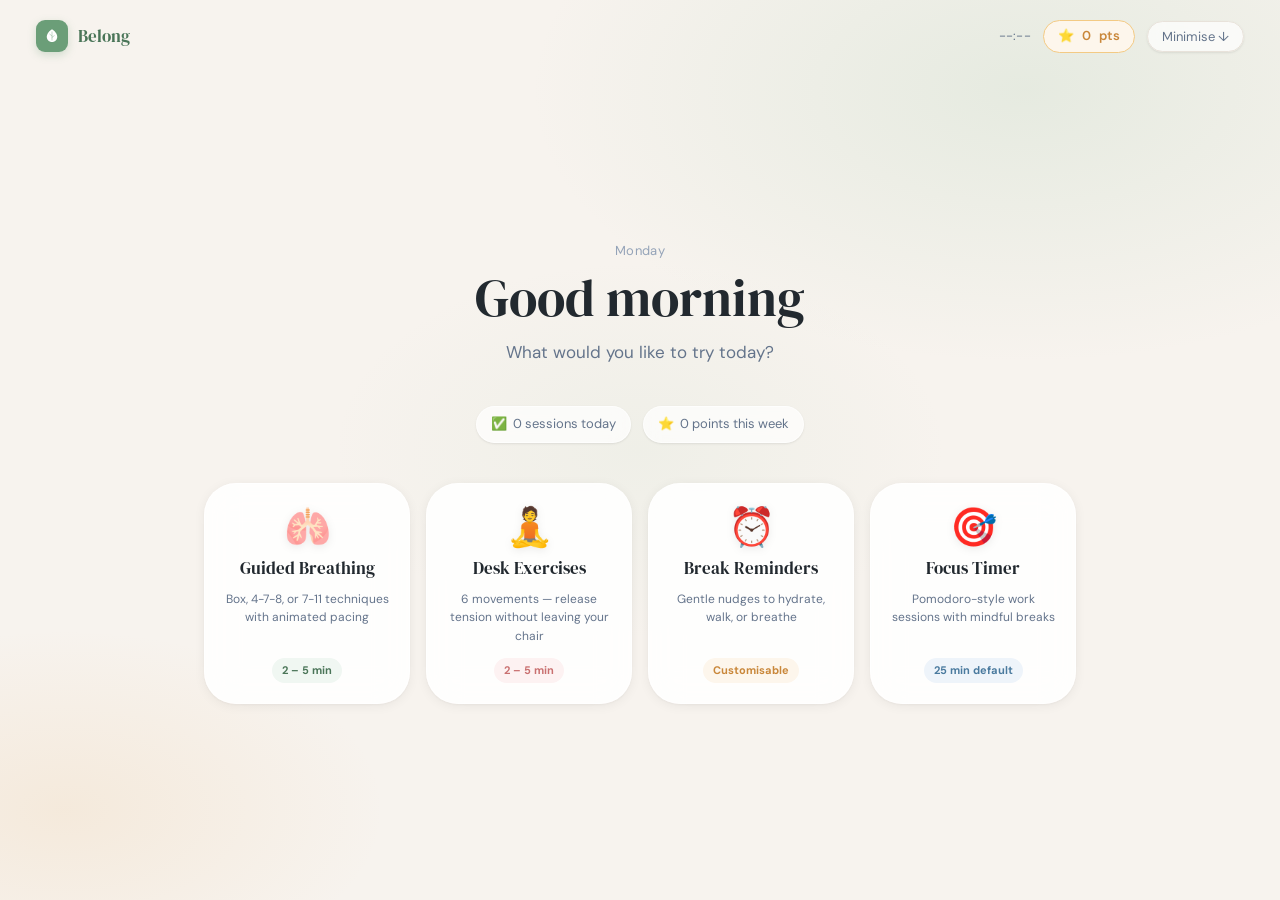
<file: _newtab/index.html>
<!DOCTYPE html>
<html lang="en">
<head>
<meta charset="UTF-8">
<meta name="viewport" content="width=device-width,initial-scale=1">
<title>Belong</title>
<link rel="stylesheet" href="../shared/belong.css">
<style>
  html, body { height: 100%; }

  body {
    min-height: 100vh;
    overflow-x: hidden;
    background:
      radial-gradient(ellipse 70% 55% at 80% 10%, rgba(168,204,175,.22) 0%, transparent 55%),
      radial-gradient(ellipse 50% 40% at 5%  90%, rgba(232,184,122,.16) 0%, transparent 50%),
      radial-gradient(ellipse 40% 35% at 50% 50%, rgba(168,204,175,.10) 0%, transparent 60%),
      #F7F3EE;
  }

  /* ── Layout ── */
  .page {
    position: relative; z-index: 1;
    min-height: 100vh;
    display: flex; flex-direction: column;
  }

  /* ── Header ── */
  .header {
    display: flex; align-items: center; justify-content: space-between;
    padding: 20px 36px;
  }

  .logo { display: flex; align-items: center; gap: 10px; }
  .logo-mark {
    width: 32px; height: 32px;
    background: var(--sage-400);
    border-radius: 9px;
    display: flex; align-items: center; justify-content: center;
    box-shadow: 0 3px 8px rgba(107,158,120,.28);
  }
  .logo-mark svg { width: 18px; height: 18px; }
  .logo-name { font-family: var(--font-display); font-size: 17px; color: var(--sage-500); }

  .header-right { display: flex; align-items: center; gap: 12px; }

  .clock-display {
    font-size: var(--text-sm);
    color: var(--color-muted);
    font-variant-numeric: tabular-nums;
    letter-spacing: 0.02em;
  }

  .min-btn {
    background: rgba(255,255,255,.7);
    backdrop-filter: blur(8px);
    border: 1px solid var(--color-border);
    border-radius: var(--r-pill);
    padding: 6px 14px;
    font-size: var(--text-sm);
    color: var(--color-muted);
    cursor: pointer;
    font-family: var(--font-body);
    transition: all var(--dur-fast);
    box-shadow: var(--shadow-sm);
  }
  .min-btn:hover { border-color: var(--sage-300); color: var(--sage-500); }

  /* ── Main content ── */
  .main {
    flex: 1;
    display: flex; flex-direction: column;
    align-items: center; justify-content: center;
    padding: var(--sp-5) var(--sp-6) var(--sp-12);
    gap: var(--sp-10);
    max-width: 920px;
    margin: 0 auto;
    width: 100%;
  }

  /* ── Greeting block — HCD: personal, warm, time-aware ── */
  .greeting-block { text-align: center; }

  .date-line {
    font-size: var(--text-sm);
    color: var(--color-hint);
    margin-bottom: var(--sp-2);
    letter-spacing: 0.03em;
  }

  .greeting-text {
    font-family: var(--font-display);
    font-size: var(--text-hero);
    color: var(--ink-800);
    line-height: 1.1;
    margin-bottom: var(--sp-3);
  }

  .greeting-sub {
    font-size: var(--text-md);
    color: var(--color-muted);
    line-height: 1.6;
  }

  /* ── Feature cards — HCD: one decision, clear options ── */
  .feat-grid {
    display: grid;
    grid-template-columns: repeat(4, 1fr);
    gap: 16px;
    width: 100%;
  }
  @media (max-width: 700px) {
    .feat-grid { grid-template-columns: repeat(2, 1fr); }
  }

  .feat-card {
    position: relative; overflow: hidden;
    background: rgba(255,255,255,.88);
    backdrop-filter: blur(16px);
    border: 1.5px solid rgba(255,255,255,.6);
    border-radius: var(--r-xl);
    padding: var(--sp-6) var(--sp-4) var(--sp-5);
    display: flex; flex-direction: column; align-items: center;
    gap: var(--sp-3); text-align: center;
    cursor: pointer;
    box-shadow: 0 2px 12px rgba(0,0,0,.06), 0 1px 3px rgba(0,0,0,.04);
    transition:
      transform var(--dur-mid) var(--ease-spring),
      box-shadow var(--dur-mid) var(--ease-out),
      border-color var(--dur-mid) var(--ease-out),
      background var(--dur-mid) var(--ease-out);
  }

  /* Coloured top accent bar */
  .feat-card::before {
    content: '';
    position: absolute; top: 0; left: 0; right: 0;
    height: 4px;
    border-radius: var(--r-xl) var(--r-xl) 0 0;
    opacity: 0;
    transition: opacity var(--dur-mid);
  }
  .feat-card:hover::before { opacity: 1; }

  .feat-card:hover {
    transform: translateY(-6px);
    box-shadow: 0 16px 48px rgba(0,0,0,.10), 0 4px 16px rgba(0,0,0,.06);
    border-color: rgba(255,255,255,.9);
  }
  .feat-card:active { transform: translateY(-2px); }

  /* Card colour variants */
  .card-breathe::before  { background: linear-gradient(90deg, var(--sage-300), var(--sage-400)); }
  .card-breathe:hover    { background: rgba(240,247,242,.95); }

  .card-exercise::before { background: linear-gradient(90deg, #E8AAAA, var(--coral-400)); }
  .card-exercise:hover   { background: rgba(253,242,242,.95); }

  .card-breaks::before   { background: linear-gradient(90deg, var(--amber-200), var(--amber-300)); }
  .card-breaks:hover     { background: rgba(253,246,236,.95); }

  .card-focus::before    { background: linear-gradient(90deg, var(--blue-100), var(--blue-400)); }
  .card-focus:hover      { background: rgba(238,244,250,.95); }

  /* Card icon — HCD: large, recognisable, animates on hover */
  .card-icon {
    font-size: 38px;
    line-height: 1;
    transition: transform var(--dur-mid) var(--ease-bounce);
    filter: drop-shadow(0 2px 4px rgba(0,0,0,.08));
  }
  .feat-card:hover .card-icon { transform: scale(1.12) rotate(-3deg); }

  .card-title {
    font-family: var(--font-display);
    font-size: var(--text-md);
    color: var(--ink-800);
    line-height: 1.2;
  }

  .card-desc {
    font-size: 12px;
    color: var(--color-muted);
    line-height: 1.55;
  }

  .card-tag {
    font-size: var(--text-xs);
    font-weight: 700;
    padding: 4px 10px;
    border-radius: var(--r-pill);
    margin-top: auto;
  }

  .card-breathe  .card-tag { background: var(--sage-50);   color: var(--sage-500); }
  .card-exercise .card-tag { background: var(--coral-50);  color: var(--coral-400); }
  .card-breaks   .card-tag { background: var(--amber-50);  color: var(--amber-400); }
  .card-focus    .card-tag { background: var(--blue-50);   color: var(--blue-400); }

  /* ── Feature panel ── */
  #feat-panel {
    display: none; width: 100%; max-width: 580px;
    flex-direction: column;
  }

  /* ── Minimised floating pill ── */
  .mini-pill {
    display: none;
    align-items: center; gap: var(--sp-3);
    position: fixed; bottom: 28px; left: 50%; transform: translateX(-50%);
    background: rgba(255,255,255,.92);
    backdrop-filter: blur(20px);
    border: 1px solid rgba(255,255,255,.8);
    border-radius: var(--r-pill);
    padding: 12px 24px;
    box-shadow: var(--shadow-xl);
    cursor: pointer; z-index: 100;
    transition: all var(--dur-fast);
    animation: fadeUp var(--dur-mid) var(--ease-spring) both;
  }
  .mini-pill:hover {
    box-shadow: 0 20px 60px rgba(0,0,0,.15);
    transform: translateX(-50%) translateY(-2px);
  }
  .mini-pill.visible { display: flex; }
  .mini-dot {
    width: 8px; height: 8px; border-radius: 50%;
    background: var(--sage-400);
    animation: pulse 2s ease-in-out infinite;
  }
  .mini-text { font-size: var(--text-sm); color: var(--color-muted); }
  .mini-arrow { font-size: 16px; color: var(--sage-400); }

  /* ── Streak/motivation bar ── */
  .motivation-row {
    display: flex; align-items: center; gap: var(--sp-3);
    flex-wrap: wrap; justify-content: center;
  }
  .motivation-chip {
    display: inline-flex; align-items: center; gap: 6px;
    background: rgba(255,255,255,.7);
    backdrop-filter: blur(8px);
    border: 1px solid rgba(255,255,255,.6);
    border-radius: var(--r-pill);
    padding: 7px 14px;
    font-size: var(--text-sm);
    color: var(--color-muted);
    box-shadow: var(--shadow-sm);
  }
  .motivation-chip strong { color: var(--ink-800); font-weight: 600; }
</style>
</head>
<body>

<div class="page" id="page">
  <header class="header">
    <div class="logo">
      <div class="logo-mark">
        <svg viewBox="0 0 24 24" fill="none">
          <path d="M12 3C12 3 5 7 5 13C5 17 8.1 20 12 20C15.9 20 19 17 19 13C19 7 12 3 12 3Z" fill="white"/>
          <path d="M12 6.5V17.5M12 12L9 9.5M12 14L15 11.5" stroke="rgba(107,158,120,.4)" stroke-width="1.3" stroke-linecap="round"/>
        </svg>
      </div>
      <span class="logo-name">Belong</span>
    </div>
    <div class="header-right">
      <div class="clock-display" id="clock">--:--</div>
      <div class="pts-badge" id="pts-badge" title="Your total wellness points">
        ⭐ <span id="pts-val">0</span> pts
      </div>
      <button class="min-btn" onclick="minimise()" title="Minimise Belong">
        Minimise ↓
      </button>
    </div>
  </header>

  <!-- ── HOME ── -->
  <main class="main" id="home">
    <div class="greeting-block anim-fade-up d0">
      <div class="date-line" id="date-line">Monday</div>
      <div class="greeting-text" id="greeting">Good morning</div>
      <div class="greeting-sub">What would you like to try today?</div>
    </div>

    <!-- Motivation chips — show context, not just UI -->
    <div class="motivation-row anim-fade-up d1" id="motivation-row">
      <div class="motivation-chip" id="sessions-chip">
        <span>✅</span> <span id="sessions-today-txt">0 sessions today</span>
      </div>
      <div class="motivation-chip" id="pts-chip">
        <span>⭐</span> <span id="pts-today-txt">0 points this week</span>
      </div>
    </div>

    <!-- Feature cards -->
    <div class="feat-grid anim-fade-up d2">

      <div class="feat-card card-breathe" onclick="openFeature('breathing')" role="button" tabindex="0"
           onkeydown="if(event.key==='Enter'||event.key===' ')openFeature('breathing')"
           aria-label="Guided breathing exercises, 2 to 5 minutes">
        <div class="card-icon" aria-hidden="true">🫁</div>
        <div class="card-title">Guided Breathing</div>
        <div class="card-desc">Box, 4-7-8, or 7-11 techniques with animated pacing</div>
        <div class="card-tag">2 – 5 min</div>
      </div>

      <div class="feat-card card-exercise" onclick="openFeature('exercises')" role="button" tabindex="0"
           onkeydown="if(event.key==='Enter'||event.key===' ')openFeature('exercises')"
           aria-label="Desk exercises to release tension, 2 to 5 minutes">
        <div class="card-icon" aria-hidden="true">🧘</div>
        <div class="card-title">Desk Exercises</div>
        <div class="card-desc">6 movements — release tension without leaving your chair</div>
        <div class="card-tag">2 – 5 min</div>
      </div>

      <div class="feat-card card-breaks" onclick="openFeature('breaks')" role="button" tabindex="0"
           onkeydown="if(event.key==='Enter'||event.key===' ')openFeature('breaks')"
           aria-label="Break reminders — set when and how you get notified">
        <div class="card-icon" aria-hidden="true">⏰</div>
        <div class="card-title">Break Reminders</div>
        <div class="card-desc">Gentle nudges to hydrate, walk, or breathe</div>
        <div class="card-tag">Customisable</div>
      </div>

      <div class="feat-card card-focus" onclick="openFeature('focus')" role="button" tabindex="0"
           onkeydown="if(event.key==='Enter'||event.key===' ')openFeature('focus')"
           aria-label="Pomodoro focus timer with mindful breaks">
        <div class="card-icon" aria-hidden="true">🎯</div>
        <div class="card-title">Focus Timer</div>
        <div class="card-desc">Pomodoro-style work sessions with mindful breaks</div>
        <div class="card-tag">25 min default</div>
      </div>

    </div>
  </main>

  <!-- ── FEATURE PANEL ── -->
  <main class="main" id="feat-panel">
    <div id="feat-slot"></div>
  </main>
</div>

<!-- Minimised floating pill -->
<div class="mini-pill" id="mini-pill" onclick="expand()" role="button" aria-label="Expand Belong">
  <div class="mini-dot" aria-hidden="true"></div>
  <span class="mini-text">Belong is here when you need it</span>
  <span class="mini-arrow">↑</span>
</div>

<!-- Scripts — order matters: storage first, then features, then init -->
<script src="../shared/storage.js"></script>
<script src="../features/breathing/breathing.js"></script>
<script src="../features/exercises/exercises.js"></script>
<script src="../features/breaks/breaks.js"></script>
<script src="../features/focus/focus.js"></script>

<script>
  var FEATURES = {
    breathing: window.BelongBreathing,
    exercises: window.BelongExercises,
    breaks:    window.BelongBreaks,
    focus:     window.BelongFocus
  };

  /* ── Init ── */
  async function init() {
    var profile = await BelongStorage.getUserProfile();
    if (!profile.onboarded) {
      window.location.href = chrome.runtime.getURL('onboarding/index.html');
      return;
    }

    setGreeting(profile.name);
    setDate();
    startClock();
    await refreshStats();
  }

  function setGreeting(name) {
    var h = new Date().getHours();
    var time = h < 5  ? 'Good night' :
               h < 12 ? 'Good morning' :
               h < 17 ? 'Good afternoon' :
               h < 21 ? 'Good evening' : 'Good night';
    var el = document.getElementById('greeting');
    el.textContent = name ? (time + ', ' + name) : time;
  }

  function setDate() {
    var now  = new Date();
    var days = ['Sunday','Monday','Tuesday','Wednesday','Thursday','Friday','Saturday'];
    var months = ['Jan','Feb','Mar','Apr','May','Jun','Jul','Aug','Sep','Oct','Nov','Dec'];
    var el = document.getElementById('date-line');
    if (el) el.textContent = days[now.getDay()] + ', ' + months[now.getMonth()] + ' ' + now.getDate();
  }

  function startClock() {
    function tick() {
      var now = new Date();
      var el = document.getElementById('clock');
      if (el) el.textContent = now.toLocaleTimeString([], { hour: '2-digit', minute: '2-digit' });
    }
    tick();
    setInterval(tick, 1000);
  }

  async function refreshStats() {
    var pts = await BelongStorage.getPoints();
    var log = await BelongStorage.getSessionLog();

    // Update points badge
    var ptsEl = document.getElementById('pts-val');
    if (ptsEl) ptsEl.textContent = pts;

    // Sessions today
    var today = new Date().toDateString();
    var todayCount = log.filter(function(s){
      return s.completedAt && new Date(s.completedAt).toDateString() === today;
    }).length;

    var sessEl = document.getElementById('sessions-today-txt');
    if (sessEl) sessEl.textContent = todayCount + ' session' + (todayCount !== 1 ? 's' : '') + ' today';

    // Points this week
    var weekStart = new Date(); weekStart.setDate(weekStart.getDate() - weekStart.getDay());
    weekStart.setHours(0,0,0,0);
    var weekPts = log
      .filter(function(s){ return s.completedAt && s.completedAt >= weekStart.getTime(); })
      .length * 5;
    var ptsWeekEl = document.getElementById('pts-today-txt');
    if (ptsWeekEl) ptsWeekEl.textContent = weekPts + ' points this week';
  }

  /* ── Navigation ── */
  function openFeature(name) {
    var feat = FEATURES[name];
    if (!feat) return;

    var homeEl  = document.getElementById('home');
    var panelEl = document.getElementById('feat-panel');
    var slotEl  = document.getElementById('feat-slot');

    homeEl.style.display  = 'none';
    panelEl.style.display = 'flex';
    slotEl.innerHTML = '';
    feat.init(slotEl, goHome);
  }

  function goHome() {
    document.getElementById('feat-panel').style.display = 'none';
    document.getElementById('home').style.display       = '';
    refreshStats();
  }

  function minimise() {
    document.getElementById('page').style.display = 'none';
    document.getElementById('mini-pill').classList.add('visible');
  }

  function expand() {
    document.getElementById('page').style.display = '';
    document.getElementById('mini-pill').classList.remove('visible');
  }

  /* ── Listen for messages from service worker ── */
  chrome.runtime.onMessage.addListener(function(msg) {
    if (msg.type === 'POINTS_UPDATED') refreshStats();
  });

  init();
</script>
</body>
</html>
</file>
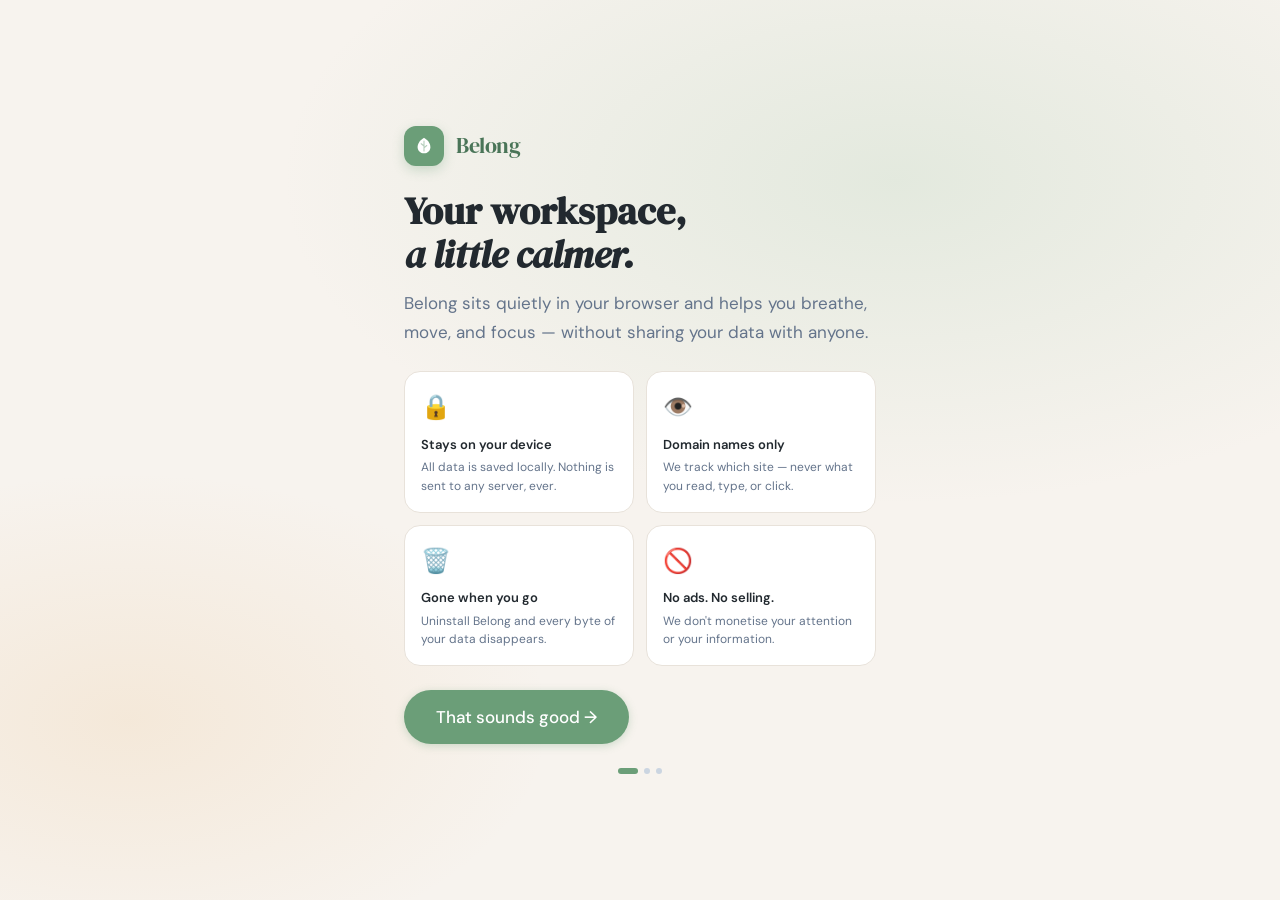
<file: onboarding/index.html>
<!DOCTYPE html>
<html lang="en">
<head>
<meta charset="UTF-8">
<meta name="viewport" content="width=device-width,initial-scale=1">
<title>Welcome to Belong</title>
<link rel="stylesheet" href="../shared/belong.css">
<style>
  html, body {
    min-height: 100vh;
    display: flex;
    align-items: center;
    justify-content: center;
    overflow: hidden;
  }

  body {
    background: radial-gradient(ellipse 80% 60% at 70% 20%, rgba(168,204,175,.25) 0%, transparent 60%),
                radial-gradient(ellipse 60% 50% at 10% 80%, rgba(232,184,122,.18) 0%, transparent 55%),
                var(--surface-base);
  }

  /* step wrapper */
  .wrap { width: 100%; max-width: 520px; padding: var(--sp-6); position: relative; z-index: 1; }

  .step { display: none; flex-direction: column; gap: var(--sp-6); }
  .step.active { display: flex; animation: fadeUp var(--dur-slow) var(--ease-spring) both; }

  /* ── Logo ── */
  .logo {
    display: flex; align-items: center; gap: var(--sp-3);
    text-decoration: none;
  }
  .logo-mark {
    width: 40px; height: 40px;
    background: var(--sage-400);
    border-radius: 12px;
    display: flex; align-items: center; justify-content: center;
    box-shadow: 0 4px 12px rgba(107,158,120,.30);
  }
  .logo-mark svg { width: 22px; height: 22px; }
  .logo-name {
    font-family: var(--font-display);
    font-size: 22px;
    color: var(--sage-500);
    letter-spacing: -0.02em;
  }

  /* ── Step header ── */
  .step-head { }
  .step-head h1 {
    font-family: var(--font-display);
    font-size: clamp(28px, 5vw, 38px);
    color: var(--ink-800);
    line-height: 1.15;
    margin-bottom: var(--sp-3);
  }
  .step-head p {
    font-size: var(--text-md);
    color: var(--color-muted);
    line-height: 1.7;
  }

  /* ── Trust cards — HCD: show evidence, not just claims ── */
  .trust-grid { display: grid; grid-template-columns: 1fr 1fr; gap: var(--sp-3); }
  .trust-card {
    background: var(--color-card);
    border: 1px solid var(--color-border);
    border-radius: var(--r-m);
    padding: var(--sp-4) var(--sp-4);
    transition: border-color var(--dur-fast);
  }
  .trust-card:hover { border-color: var(--sage-200); }
  .trust-ico { font-size: 24px; margin-bottom: var(--sp-2); display: block; }
  .trust-card h3 { font-size: var(--text-sm); font-weight: 600; color: var(--ink-800); margin-bottom: 3px; }
  .trust-card p  { font-size: 12px; color: var(--color-muted); line-height: 1.55; }

  /* ── Permission list — HCD: explain every ask ── */
  .perm-list { display: flex; flex-direction: column; gap: var(--sp-3); }
  .perm-item {
    display: flex; align-items: flex-start; gap: var(--sp-4);
    background: var(--color-card);
    border: 1px solid var(--color-border);
    border-radius: var(--r-m);
    padding: var(--sp-4) var(--sp-4);
  }
  .perm-ico {
    width: 36px; height: 36px; flex-shrink: 0;
    background: var(--sage-50);
    border-radius: var(--r-s);
    display: flex; align-items: center; justify-content: center;
    font-size: 18px;
  }
  .perm-item h3 { font-size: var(--text-sm); font-weight: 600; color: var(--ink-800); margin-bottom: 3px; }
  .perm-item p  { font-size: 12px; color: var(--color-muted); line-height: 1.55; }

  /* ── Name input ── */
  .name-input-wrap { }
  .name-input-wrap label {
    display: block;
    font-size: var(--text-sm);
    font-weight: 500;
    color: var(--color-muted);
    margin-bottom: var(--sp-2);
  }
  .name-big {
    width: 100%;
    padding: var(--sp-5) var(--sp-5);
    background: var(--color-card);
    border: 2px solid var(--color-border-m);
    border-radius: var(--r-m);
    font-family: var(--font-display);
    font-size: clamp(22px, 4vw, 30px);
    color: var(--ink-800);
    outline: none;
    transition: border-color var(--dur-fast), box-shadow var(--dur-fast);
  }
  .name-big::placeholder { color: var(--ink-200); }
  .name-big:focus {
    border-color: var(--sage-400);
    box-shadow: 0 0 0 4px rgba(107,158,120,.12);
  }

  /* ── Preview card — shows what they're getting ── */
  .preview-card {
    background: var(--color-card);
    border: 1px solid var(--color-border);
    border-radius: var(--r-l);
    padding: var(--sp-6) var(--sp-5);
    text-align: center;
  }
  .preview-greeting {
    font-family: var(--font-display);
    font-size: 24px;
    color: var(--ink-800);
    margin-bottom: var(--sp-2);
    min-height: 32px;
  }
  .preview-sub { font-size: var(--text-base); color: var(--color-muted); margin-bottom: var(--sp-4); }
  .preview-chips { display: flex; flex-wrap: wrap; gap: var(--sp-2); justify-content: center; }

  /* ── Step progress dots ── */
  .step-dots { display: flex; gap: 6px; justify-content: center; align-items: center; }
  .dot {
    height: 6px; border-radius: var(--r-pill);
    background: var(--ink-200);
    transition: all var(--dur-mid) var(--ease-spring);
    width: 6px;
  }
  .dot.active { background: var(--sage-400); width: 20px; }

  .btn-row { display: flex; gap: var(--sp-3); align-items: center; }
</style>
</head>
<body>
<div class="wrap">

  <!-- ─── STEP 1: Welcome & Trust ─── -->
  <div class="step active" id="s1">
    <div class="logo anim-fade-up d0">
      <div class="logo-mark">
        <svg viewBox="0 0 24 24" fill="none">
          <path d="M12 3C12 3 5 7 5 13C5 17 8.1 20 12 20C15.9 20 19 17 19 13C19 7 12 3 12 3Z" fill="white"/>
          <path d="M12 6.5V17.5M12 12L9 9.5M12 14L15 11.5" stroke="rgba(107,158,120,.5)" stroke-width="1.2" stroke-linecap="round"/>
        </svg>
      </div>
      <span class="logo-name">Belong</span>
    </div>

    <div class="step-head anim-fade-up d1">
      <h1>Your workspace,<br><em>a little calmer.</em></h1>
      <p>Belong sits quietly in your browser and helps you breathe, move, and focus — without sharing your data with anyone.</p>
    </div>

    <div class="trust-grid anim-fade-up d2">
      <div class="trust-card">
        <span class="trust-ico">🔒</span>
        <h3>Stays on your device</h3>
        <p>All data is saved locally. Nothing is sent to any server, ever.</p>
      </div>
      <div class="trust-card">
        <span class="trust-ico">👁️</span>
        <h3>Domain names only</h3>
        <p>We track which site — never what you read, type, or click.</p>
      </div>
      <div class="trust-card">
        <span class="trust-ico">🗑️</span>
        <h3>Gone when you go</h3>
        <p>Uninstall Belong and every byte of your data disappears.</p>
      </div>
      <div class="trust-card">
        <span class="trust-ico">🚫</span>
        <h3>No ads. No selling.</h3>
        <p>We don't monetise your attention or your information.</p>
      </div>
    </div>

    <div class="btn-row anim-fade-up d3">
      <button class="btn btn-primary btn-lg" onclick="go(2)">That sounds good →</button>
    </div>

    <div class="step-dots anim-fade-up d4">
      <div class="dot active"></div><div class="dot"></div><div class="dot"></div>
    </div>
  </div>

  <!-- ─── STEP 2: Permissions ─── -->
  <div class="step" id="s2">
    <div class="step-head">
      <h1>What we need<br>access to — and why</h1>
      <p>We only ask for permissions we actually use. Here's every one explained.</p>
    </div>

    <div class="perm-list">
      <div class="perm-item">
        <div class="perm-ico">🗂️</div>
        <div>
          <h3>Storage</h3>
          <p>Saves your name, points, settings, and session history locally on this device. It never leaves Chrome.</p>
        </div>
      </div>
      <div class="perm-item">
        <div class="perm-ico">⏰</div>
        <div>
          <h3>Alarms</h3>
          <p>Powers break reminders. The service worker wakes up only when it's time to notify you, then goes back to sleep.</p>
        </div>
      </div>
      <div class="perm-item">
        <div class="perm-ico">🔔</div>
        <div>
          <h3>Notifications</h3>
          <p>Shows your chosen break reminder as a native browser alert. You can disable this at any time.</p>
        </div>
      </div>
      <div class="perm-item">
        <div class="perm-ico">📊</div>
        <div>
          <h3>Tabs — domain only</h3>
          <p>Reads the current tab's hostname (e.g. "notion.so") to track time-on-site. Page content is never accessed.</p>
        </div>
      </div>
    </div>

    <div class="btn-row">
      <button class="btn btn-ghost btn-sm" onclick="go(1)">← Back</button>
      <button class="btn btn-primary" onclick="go(3)">I understand →</button>
    </div>

    <div class="step-dots">
      <div class="dot"></div><div class="dot active"></div><div class="dot"></div>
    </div>
  </div>

  <!-- ─── STEP 3: Name ─── -->
  <div class="step" id="s3">
    <div class="step-head">
      <h1>One last thing —<br>what's your name?</h1>
      <p>Just your first name. So Belong can greet you each morning the way a good day should start.</p>
    </div>

    <div class="name-input-wrap">
      <label for="name-in">Your first name</label>
      <input
        id="name-in"
        class="name-big"
        type="text"
        placeholder="e.g. Amara"
        maxlength="30"
        autocomplete="given-name"
        spellcheck="false"
        oninput="updatePreview()"
        onkeydown="if(event.key==='Enter') finish()"
      >
    </div>

    <div class="preview-card">
      <div class="preview-greeting" id="prev-greet">Good morning 👋</div>
      <div class="preview-sub">What would you like to try today?</div>
      <div class="preview-chips">
        <span class="chip">🫁 Breathing</span>
        <span class="chip">🧘 Exercises</span>
        <span class="chip">⏰ Breaks</span>
        <span class="chip">🎯 Focus</span>
      </div>
    </div>

    <div class="btn-row">
      <button class="btn btn-ghost btn-sm" onclick="go(2)">← Back</button>
      <button class="btn btn-primary btn-lg" onclick="finish()">Start my day →</button>
    </div>

    <div class="step-dots">
      <div class="dot"></div><div class="dot"></div><div class="dot active"></div>
    </div>
  </div>

</div>

<script src="../shared/storage.js"></script>
<script>
  function go(n) {
    document.querySelectorAll('.step').forEach(function(s){ s.classList.remove('active'); });
    document.getElementById('s' + n).classList.add('active');
    // HCD: focus the primary action in each step
    var primary = document.querySelector('#s' + n + ' .btn-primary');
    if (primary) primary.focus();
  }

  function updatePreview() {
    var name = document.getElementById('name-in').value.trim();
    var h    = new Date().getHours();
    var time = h < 12 ? 'Good morning' : h < 17 ? 'Good afternoon' : 'Good evening';
    document.getElementById('prev-greet').textContent = name
      ? time + ', ' + name + ' 👋'
      : time + ' 👋';
  }

  async function finish() {
    var name = document.getElementById('name-in').value.trim() || 'friend';
    await BelongStorage.setUserProfile({ name: name, onboarded: true });
    // Open a new tab (which will show the newtab page) then close onboarding
    chrome.tabs.create({});
    window.close();
  }

  // Init
  updatePreview();
  // HCD: auto-focus name field on step 3
  document.getElementById('s3').addEventListener('animationstart', function() {
    setTimeout(function(){ document.getElementById('name-in').focus(); }, 100);
  });
</script>
</body>
</html>
</file>
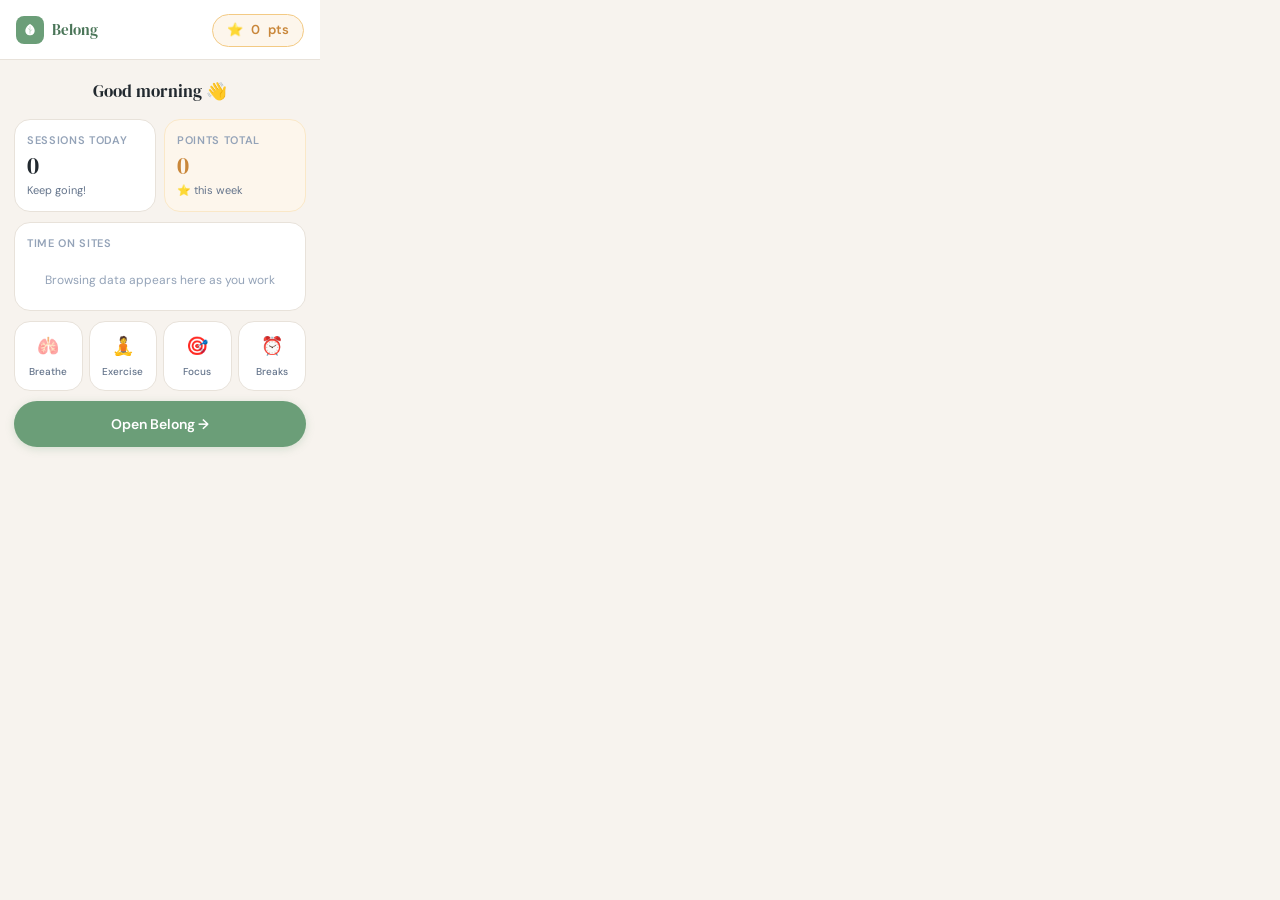
<file: popup/popup.html>
<!DOCTYPE html>
<html lang="en">
<head>
<meta charset="UTF-8">
<title>Belong</title>
<link rel="stylesheet" href="../shared/belong.css">
<style>
  body {
    width: 320px;
    min-height: 380px;
    padding: 0;
    background: #F7F3EE;
  }

  /* Header */
  .popup-header {
    display: flex; align-items: center; justify-content: space-between;
    padding: 14px 16px 12px;
    background: white;
    border-bottom: 1px solid var(--color-border);
  }
  .logo { display: flex; align-items: center; gap: 8px; }
  .logo-mark {
    width: 28px; height: 28px;
    background: var(--sage-400);
    border-radius: 8px;
    display: flex; align-items: center; justify-content: center;
  }
  .logo-mark svg { width: 16px; height: 16px; }
  .logo-name { font-family: var(--font-display); font-size: 15px; color: var(--sage-500); }

  /* Body */
  .popup-body { padding: 14px 14px; display: flex; flex-direction: column; gap: 10px; }

  /* Greeting */
  .popup-greet {
    font-family: var(--font-display);
    font-size: 17px;
    color: var(--ink-800);
    text-align: center;
    padding: 4px 0;
  }

  /* Stats grid — HCD: scannable at a glance */
  .stats-grid { display: grid; grid-template-columns: 1fr 1fr; gap: 8px; }
  .stat-card {
    background: white;
    border: 1px solid var(--color-border);
    border-radius: var(--r-m);
    padding: 12px;
    display: flex; flex-direction: column; gap: 4px;
  }
  .stat-label {
    font-size: 11px;
    font-weight: 600;
    text-transform: uppercase;
    letter-spacing: .06em;
    color: var(--color-hint);
  }
  .stat-value {
    font-family: var(--font-display);
    font-size: 24px;
    color: var(--ink-800);
    line-height: 1;
  }
  .stat-sub { font-size: 11px; color: var(--color-muted); }

  /* Points highlight */
  .pts-highlight {
    background: var(--amber-50);
    border: 1px solid var(--amber-100);
  }
  .pts-highlight .stat-value { color: var(--amber-400); }

  /* Time on sites */
  .sites-card {
    background: white;
    border: 1px solid var(--color-border);
    border-radius: var(--r-m);
    padding: 12px;
  }
  .sites-header { display: flex; align-items: center; justify-content: space-between; margin-bottom: 10px; }
  .sites-title {
    font-size: 11px; font-weight: 600;
    text-transform: uppercase; letter-spacing: .06em;
    color: var(--color-hint);
  }

  .site-row { display: flex; align-items: center; gap: 8px; margin-bottom: 8px; }
  .site-row:last-child { margin-bottom: 0; }
  .site-bar-wrap {
    flex: 1;
    height: 5px;
    background: var(--ink-100);
    border-radius: var(--r-pill);
    overflow: hidden;
  }
  .site-bar { height: 100%; background: var(--sage-300); border-radius: var(--r-pill); }
  .site-name {
    font-size: 12px; color: var(--ink-500);
    white-space: nowrap; overflow: hidden; text-overflow: ellipsis;
    max-width: 120px; flex-shrink: 0;
    min-width: 80px;
  }
  .site-dur { font-size: 12px; font-weight: 600; color: var(--sage-500); flex-shrink: 0; }
  .sites-empty { font-size: 12px; color: var(--color-hint); text-align: center; padding: 8px 0; }

  /* Quick actions */
  .quick-actions { display: flex; gap: 6px; }
  .quick-btn {
    flex: 1;
    display: flex; flex-direction: column; align-items: center; gap: 3px;
    background: white;
    border: 1px solid var(--color-border);
    border-radius: var(--r-m);
    padding: 10px 6px;
    cursor: pointer;
    font-family: inherit;
    transition: all var(--dur-fast);
    text-decoration: none;
  }
  .quick-btn:hover {
    border-color: var(--sage-300);
    background: var(--sage-50);
    transform: translateY(-1px);
  }
  .quick-ico { font-size: 18px; }
  .quick-lbl { font-size: 10px; color: var(--color-muted); font-weight: 500; }

  /* CTA */
  .open-btn {
    display: block; width: 100%; text-align: center; text-decoration: none;
    background: var(--sage-400); color: white;
    border-radius: var(--r-pill); padding: 12px;
    font-family: var(--font-body); font-size: 14px; font-weight: 600;
    transition: background var(--dur-fast);
    border: none; cursor: pointer;
    box-shadow: 0 2px 8px rgba(107,158,120,.25);
  }
  .open-btn:hover { background: var(--sage-500); }
</style>
</head>
<body>

<div class="popup-header">
  <div class="logo">
    <div class="logo-mark">
      <svg viewBox="0 0 24 24" fill="none">
        <path d="M12 3C12 3 5 7 5 13C5 17 8.1 20 12 20C15.9 20 19 17 19 13C19 7 12 3 12 3Z" fill="white"/>
        <path d="M12 6.5V17.5M12 12L9 9.5M12 14L15 11.5" stroke="rgba(107,158,120,.4)" stroke-width="1.2" stroke-linecap="round"/>
      </svg>
    </div>
    <span class="logo-name">Belong</span>
  </div>
  <div class="pts-badge">⭐ <span id="pts">0</span> pts</div>
</div>

<div class="popup-body">

  <div class="popup-greet" id="greet">Good morning 👋</div>

  <!-- Stats at a glance -->
  <div class="stats-grid">
    <div class="stat-card">
      <div class="stat-label">Sessions today</div>
      <div class="stat-value" id="sessions-val">0</div>
      <div class="stat-sub" id="sessions-sub">Keep going!</div>
    </div>
    <div class="stat-card pts-highlight">
      <div class="stat-label">Points total</div>
      <div class="stat-value" id="pts-large">0</div>
      <div class="stat-sub">⭐ this week</div>
    </div>
  </div>

  <!-- Site time -->
  <div class="sites-card">
    <div class="sites-header">
      <div class="sites-title">Time on sites</div>
    </div>
    <div id="sites-list">
      <div class="sites-empty">Browsing data appears here as you work</div>
    </div>
  </div>

  <!-- Quick actions — HCD: common tasks in 1 click -->
  <div class="quick-actions">
    <a href="../_newtab/index.html" target="_blank" class="quick-btn" aria-label="Start breathing">
      <span class="quick-ico">🫁</span>
      <span class="quick-lbl">Breathe</span>
    </a>
    <a href="../_newtab/index.html" target="_blank" class="quick-btn" aria-label="Start exercise">
      <span class="quick-ico">🧘</span>
      <span class="quick-lbl">Exercise</span>
    </a>
    <a href="../_newtab/index.html" target="_blank" class="quick-btn" aria-label="Open focus timer">
      <span class="quick-ico">🎯</span>
      <span class="quick-lbl">Focus</span>
    </a>
    <a href="../_newtab/index.html" target="_blank" class="quick-btn" aria-label="Set break reminder">
      <span class="quick-ico">⏰</span>
      <span class="quick-lbl">Breaks</span>
    </a>
  </div>

  <a href="../_newtab/index.html" target="_blank" class="open-btn">
    Open Belong →
  </a>

</div>

<script src="../shared/storage.js"></script>
<script>
  async function init() {
    var S = BelongStorage;
    var profile = await S.getUserProfile();
    var pts     = await S.getPoints();
    var log     = await S.getSessionLog();
    var time    = await S.getTimeData();

    // Greeting
    var h = new Date().getHours();
    var t = h < 12 ? 'Good morning' : h < 17 ? 'Good afternoon' : 'Good evening';
    var greet = document.getElementById('greet');
    if (greet) greet.textContent = profile.name ? (t + ', ' + profile.name + ' 👋') : (t + ' 👋');

    // Points
    document.getElementById('pts').textContent     = pts;
    document.getElementById('pts-large').textContent = pts;

    // Sessions today
    var today      = new Date().toDateString();
    var todaySess  = log.filter(function(s){ return s.completedAt && new Date(s.completedAt).toDateString() === today; });
    var sessVal    = document.getElementById('sessions-val');
    var sessSub    = document.getElementById('sessions-sub');
    if (sessVal) sessVal.textContent = todaySess.length;
    if (sessSub) {
      var msgs = ['Start your first!', 'Great start!', 'On a roll!', 'Impressive!', 'Wellness champion!'];
      sessSub.textContent = msgs[Math.min(todaySess.length, msgs.length - 1)];
    }

    // Site time — mini bar chart
    var entries = Object.entries(time).sort(function(a,b){ return b[1] - a[1]; }).slice(0, 4);
    var list = document.getElementById('sites-list');
    if (!list) return;

    if (entries.length === 0) {
      list.innerHTML = '<div class="sites-empty">Browsing data appears here as you work</div>';
    } else {
      var maxSecs = entries[0][1];
      list.innerHTML = entries.map(function(e) {
        var secs = e[1];
        var mins = Math.floor(secs / 60);
        var dur  = mins >= 60 ? Math.floor(mins/60) + 'h ' + (mins%60) + 'm' : mins > 0 ? mins + 'm' : secs + 's';
        var pct  = Math.round((secs / maxSecs) * 100);
        return '<div class="site-row">' +
          '<div class="site-name">' + e[0] + '</div>' +
          '<div class="site-bar-wrap"><div class="site-bar" style="width:' + pct + '%"></div></div>' +
          '<div class="site-dur">' + dur + '</div>' +
        '</div>';
      }).join('');
    }
  }

  init();
</script>
</body>
</html>
</file>
<file: shared/belong.css>
/* ═══════════════════════════════════════════════════════════════
   belong.css  —  Human-Centred Design System
   Principles applied:
   ✦ Emotional design: warm, calming palette — never clinical
   ✦ Clear hierarchy: 3-level type scale, generous whitespace
   ✦ Progressive disclosure: one decision at a time
   ✦ Accessibility: WCAG AA contrast, focus rings, min tap 44px
   ✦ Feedback: every interaction has a visible response
   ✦ Consistency: single source of truth for all tokens
═══════════════════════════════════════════════════════════════ */

/* ── Google Fonts ─────────────────────────────────────────── */
@import url('https://fonts.googleapis.com/css2?family=DM+Serif+Display:ital@0;1&family=DM+Sans:opsz,wght@9..40,300;9..40,400;9..40,500;9..40,600&display=swap');

/* ── Design Tokens ─────────────────────────────────────────── */
:root {
  /* Brand palette — warm sage, never cold */
  --sage-50:  #F0F7F2;
  --sage-100: #DCF0E3;
  --sage-200: #B8DECA;
  --sage-300: #8BC4A0;
  --sage-400: #6B9E78;   /* primary CTA */
  --sage-500: #4A7558;   /* hover state  */
  --sage-600: #2E5037;   /* deep accent  */

  --amber-50:  #FDF6EC;
  --amber-100: #FAE8C8;
  --amber-200: #F3CA84;
  --amber-300: #E8A84A;
  --amber-400: #C9873A;  /* points/rewards */

  --coral-50:  #FDF2F2;
  --coral-100: #FAE0E0;
  --coral-400: #C97070;  /* exercises */

  --blue-50:   #EEF4FA;
  --blue-100:  #D6E7F5;
  --blue-400:  #4A7A9E;  /* focus timer */
  --blue-500:  #336080;

  --purple-50:  #F4F0FA;
  --purple-400: #7A6CBF;

  /* Neutrals — warm, never grey */
  --ink-900: #1A2025;
  --ink-800: #22292F;
  --ink-700: #2E3840;
  --ink-500: #4A5568;
  --ink-400: #64748B;
  --ink-300: #94A3B8;
  --ink-200: #CBD5E1;
  --ink-100: #E8E2DA;
  --ink-50:  #F4F0EB;

  /* Surface */
  --surface-base:  #F7F3EE;
  --surface-card:  #FFFFFF;
  --surface-raised:#FAFAFA;

  /* Semantic aliases */
  --color-primary:   var(--sage-400);
  --color-primary-d: var(--sage-500);
  --color-reward:    var(--amber-400);
  --color-text:      var(--ink-800);
  --color-muted:     var(--ink-400);
  --color-hint:      var(--ink-300);
  --color-border:    var(--ink-100);
  --color-border-m:  #D4C8BC;
  --color-bg:        var(--surface-base);
  --color-card:      var(--surface-card);

  /* Spacing scale (8px base) */
  --sp-1:  4px;
  --sp-2:  8px;
  --sp-3:  12px;
  --sp-4:  16px;
  --sp-5:  20px;
  --sp-6:  24px;
  --sp-8:  32px;
  --sp-10: 40px;
  --sp-12: 48px;
  --sp-16: 64px;

  /* Border radius */
  --r-xs:  6px;
  --r-s:   10px;
  --r-m:   16px;
  --r-l:   22px;
  --r-xl:  32px;
  --r-pill:999px;

  /* Typography */
  --font-display: 'DM Serif Display', Georgia, 'Times New Roman', serif;
  --font-body:    'DM Sans', 'Inter', system-ui, sans-serif;

  --text-xs:   11px;
  --text-sm:   13px;
  --text-base: 15px;
  --text-md:   17px;
  --text-lg:   21px;
  --text-xl:   26px;
  --text-2xl:  32px;
  --text-3xl:  42px;
  --text-hero: clamp(30px, 5vw, 52px);

  /* Motion */
  --ease-out:    cubic-bezier(0.0, 0.0, 0.2, 1);
  --ease-spring: cubic-bezier(0.22, 1, 0.36, 1);
  --ease-bounce: cubic-bezier(0.34, 1.56, 0.64, 1);

  --dur-instant: 80ms;
  --dur-fast:    160ms;
  --dur-mid:     280ms;
  --dur-slow:    460ms;
  --dur-xslow:   640ms;

  /* Elevation */
  --shadow-sm: 0 1px 3px rgba(0,0,0,.06), 0 1px 2px rgba(0,0,0,.04);
  --shadow-md: 0 4px 16px rgba(0,0,0,.08), 0 2px 6px rgba(0,0,0,.05);
  --shadow-lg: 0 12px 40px rgba(0,0,0,.10), 0 4px 12px rgba(0,0,0,.06);
  --shadow-xl: 0 24px 60px rgba(0,0,0,.12), 0 8px 20px rgba(0,0,0,.06);
}

/* ── Reset ─────────────────────────────────────────────────── */
*, *::before, *::after {
  box-sizing: border-box;
  margin: 0;
  padding: 0;
}

html {
  font-size: 16px;
  -webkit-font-smoothing: antialiased;
  -moz-osx-font-smoothing: grayscale;
  text-rendering: optimizeLegibility;
}

body {
  font-family: var(--font-body);
  font-size: var(--text-base);
  color: var(--color-text);
  background: var(--color-bg);
  line-height: 1.6;
}

/* Accessibility: visible focus for keyboard navigation */
:focus-visible {
  outline: 2.5px solid var(--sage-400);
  outline-offset: 3px;
  border-radius: var(--r-xs);
}

/* ── Typography ────────────────────────────────────────────── */
.t-display {
  font-family: var(--font-display);
  line-height: 1.1;
  letter-spacing: -0.01em;
}

.t-hero  { font-size: var(--text-hero);  }
.t-2xl   { font-size: var(--text-2xl);   }
.t-xl    { font-size: var(--text-xl);    }
.t-lg    { font-size: var(--text-lg);    }
.t-md    { font-size: var(--text-md);    }
.t-base  { font-size: var(--text-base);  }
.t-sm    { font-size: var(--text-sm);    }
.t-xs    { font-size: var(--text-xs);    }

.t-muted  { color: var(--color-muted); }
.t-hint   { color: var(--color-hint);  }
.t-primary{ color: var(--sage-400);    }

.overline {
  font-size: var(--text-xs);
  font-weight: 600;
  letter-spacing: 0.08em;
  text-transform: uppercase;
  color: var(--color-hint);
}

/* ── Buttons — HCD: clear affordance, min 44px touch target ── */
.btn {
  display: inline-flex;
  align-items: center;
  justify-content: center;
  gap: var(--sp-2);
  min-height: 44px;
  padding: var(--sp-3) var(--sp-6);
  border-radius: var(--r-pill);
  border: none;
  font-family: var(--font-body);
  font-size: var(--text-base);
  font-weight: 500;
  cursor: pointer;
  transition:
    background var(--dur-fast) var(--ease-out),
    color var(--dur-fast) var(--ease-out),
    transform var(--dur-fast) var(--ease-spring),
    box-shadow var(--dur-fast) var(--ease-out),
    border-color var(--dur-fast) var(--ease-out);
  text-decoration: none;
  white-space: nowrap;
  position: relative;
  overflow: hidden;
  -webkit-tap-highlight-color: transparent;
}

.btn:active { transform: scale(0.97) !important; }

/* Primary — high-emphasis actions */
.btn-primary {
  background: var(--sage-400);
  color: #fff;
  box-shadow: 0 2px 8px rgba(107,158,120,.30);
}
.btn-primary:hover {
  background: var(--sage-500);
  box-shadow: 0 4px 16px rgba(107,158,120,.35);
  transform: translateY(-1px);
}

/* Secondary — medium-emphasis */
.btn-secondary {
  background: var(--color-card);
  color: var(--color-muted);
  border: 1.5px solid var(--color-border-m);
}
.btn-secondary:hover {
  border-color: var(--sage-400);
  color: var(--sage-500);
  background: var(--sage-50);
  transform: translateY(-1px);
}

/* Ghost — low-emphasis */
.btn-ghost {
  background: transparent;
  color: var(--color-muted);
}
.btn-ghost:hover { color: var(--color-text); background: var(--ink-50); }

/* Sizes */
.btn-sm  { min-height: 36px; padding: var(--sp-2) var(--sp-4); font-size: var(--text-sm); }
.btn-lg  { min-height: 52px; padding: var(--sp-4) var(--sp-8); font-size: var(--text-md); }
.btn-full{ width: 100%; }

/* ── Cards ─────────────────────────────────────────────────── */
.card {
  background: var(--color-card);
  border: 1px solid var(--color-border);
  border-radius: var(--r-l);
  box-shadow: var(--shadow-sm);
}

.card-interactive {
  cursor: pointer;
  transition:
    transform var(--dur-mid) var(--ease-spring),
    box-shadow var(--dur-mid) var(--ease-out),
    border-color var(--dur-mid) var(--ease-out);
}
.card-interactive:hover {
  transform: translateY(-4px);
  box-shadow: var(--shadow-lg);
}
.card-interactive:active { transform: translateY(-1px); }

/* ── Inputs ─────────────────────────────────────────────────── */
.input {
  width: 100%;
  padding: var(--sp-4) var(--sp-5);
  background: var(--color-card);
  border: 2px solid var(--color-border-m);
  border-radius: var(--r-m);
  font-family: var(--font-body);
  font-size: var(--text-base);
  color: var(--color-text);
  outline: none;
  transition: border-color var(--dur-fast) var(--ease-out);
}
.input::placeholder { color: var(--ink-200); }
.input:focus { border-color: var(--sage-400); box-shadow: 0 0 0 3px rgba(107,158,120,.15); }

/* Number input variant */
.input-num {
  padding: var(--sp-3) var(--sp-3);
  font-size: var(--text-lg);
  text-align: center;
  border-radius: var(--r-s);
}

/* ── Toggle switch — accessible ────────────────────────────── */
.toggle-wrap {
  position: relative;
  width: 48px;
  height: 26px;
  flex-shrink: 0;
}
.toggle-wrap input {
  position: absolute;
  opacity: 0;
  width: 100%;
  height: 100%;
  cursor: pointer;
  z-index: 2;
  margin: 0;
}
.toggle-track {
  position: absolute;
  inset: 0;
  border-radius: 13px;
  background: var(--ink-200);
  transition: background var(--dur-fast) var(--ease-out);
}
.toggle-thumb {
  position: absolute;
  top: 3px;
  left: 3px;
  width: 20px;
  height: 20px;
  border-radius: 50%;
  background: white;
  box-shadow: 0 1px 4px rgba(0,0,0,.20);
  transition: left var(--dur-fast) var(--ease-spring), transform var(--dur-fast) var(--ease-spring);
}
.toggle-wrap input:checked ~ .toggle-track { background: var(--sage-400); }
.toggle-wrap input:checked ~ .toggle-thumb { left: 25px; }
.toggle-wrap input:focus-visible ~ .toggle-track {
  box-shadow: 0 0 0 3px rgba(107,158,120,.35);
}

/* ── Progress bar ──────────────────────────────────────────── */
.progress-track {
  width: 100%;
  height: 5px;
  background: var(--color-border);
  border-radius: var(--r-pill);
  overflow: hidden;
}
.progress-fill {
  height: 100%;
  border-radius: var(--r-pill);
  background: var(--sage-400);
  transition: width 1s linear;
}

/* ── Points badge ──────────────────────────────────────────── */
.pts-badge {
  display: inline-flex;
  align-items: center;
  gap: var(--sp-2);
  background: var(--amber-50);
  color: var(--amber-400);
  border: 1px solid var(--amber-200);
  border-radius: var(--r-pill);
  padding: 5px 14px;
  font-size: var(--text-sm);
  font-weight: 600;
}

/* ── Back button — HCD: always visible escape route ────────── */
.back-btn {
  display: inline-flex;
  align-items: center;
  gap: var(--sp-2);
  background: none;
  border: none;
  cursor: pointer;
  color: var(--color-muted);
  font-size: var(--text-sm);
  font-family: var(--font-body);
  padding: var(--sp-2) 0;
  transition: color var(--dur-fast);
  min-height: 44px;
}
.back-btn:hover { color: var(--color-text); }
.back-btn::before { content: '←'; font-size: 16px; }

/* ── Section label ─────────────────────────────────────────── */
.section-label {
  font-size: var(--text-xs);
  font-weight: 700;
  letter-spacing: 0.08em;
  text-transform: uppercase;
  color: var(--color-hint);
  margin-bottom: var(--sp-3);
}

/* ── Pill chip ─────────────────────────────────────────────── */
.chip {
  display: inline-flex;
  align-items: center;
  gap: 5px;
  padding: 5px 12px;
  background: var(--sage-50);
  border: 1px solid var(--sage-200);
  border-radius: var(--r-pill);
  font-size: var(--text-xs);
  color: var(--sage-500);
  font-weight: 600;
}

/* ── Divider ────────────────────────────────────────────────── */
.divider {
  height: 1px;
  background: var(--color-border);
  border: none;
  margin: var(--sp-4) 0;
}

/* ── Animations ────────────────────────────────────────────── */
@keyframes fadeUp {
  from { opacity: 0; transform: translateY(16px); }
  to   { opacity: 1; transform: translateY(0);    }
}
@keyframes fadeIn {
  from { opacity: 0; }
  to   { opacity: 1; }
}
@keyframes scaleIn {
  from { opacity: 0; transform: scale(0.92); }
  to   { opacity: 1; transform: scale(1);    }
}
@keyframes pulse {
  0%, 100% { opacity: 1; }
  50%       { opacity: 0.6; }
}
@keyframes spin {
  to { transform: rotate(360deg); }
}
@keyframes float {
  0%, 100% { transform: translateY(0); }
  50%       { transform: translateY(-8px); }
}
@keyframes celebrationPop {
  0%   { transform: scale(0) rotate(-10deg); opacity: 0; }
  60%  { transform: scale(1.2) rotate(5deg); opacity: 1; }
  100% { transform: scale(1) rotate(0deg);   opacity: 1; }
}

.anim-fade-up   { animation: fadeUp   var(--dur-slow) var(--ease-spring) both; }
.anim-fade-in   { animation: fadeIn   var(--dur-mid)  var(--ease-out)    both; }
.anim-scale-in  { animation: scaleIn  var(--dur-slow) var(--ease-spring) both; }

/* Stagger delays */
.d0 { animation-delay: 0ms;   }
.d1 { animation-delay: 80ms;  }
.d2 { animation-delay: 160ms; }
.d3 { animation-delay: 240ms; }
.d4 { animation-delay: 320ms; }
.d5 { animation-delay: 400ms; }
.d6 { animation-delay: 480ms; }

/* ── Congratulations screen — HCD: celebrate the user ──────── */
.congrats-screen {
  display: flex;
  flex-direction: column;
  align-items: center;
  text-align: center;
  gap: var(--sp-5);
  padding: var(--sp-6) var(--sp-5);
}

.congrats-trophy {
  font-size: 72px;
  animation: celebrationPop 0.5s var(--ease-bounce) both;
  line-height: 1;
}

.congrats-title {
  font-family: var(--font-display);
  font-size: var(--text-2xl);
  color: var(--color-text);
}

.congrats-body {
  font-size: var(--text-base);
  color: var(--color-muted);
  line-height: 1.7;
  max-width: 280px;
}

.pts-earned {
  display: inline-flex;
  align-items: center;
  gap: var(--sp-2);
  background: var(--amber-50);
  border: 1.5px solid var(--amber-200);
  border-radius: var(--r-pill);
  padding: var(--sp-3) var(--sp-6);
  font-size: var(--text-md);
  font-weight: 700;
  color: var(--amber-400);
  animation: fadeUp var(--dur-slow) 200ms var(--ease-spring) both;
}

.congrats-actions {
  display: flex;
  gap: var(--sp-3);
  justify-content: center;
  flex-wrap: wrap;
  animation: fadeUp var(--dur-slow) 360ms var(--ease-spring) both;
}

/* ── Utility ────────────────────────────────────────────────── */
.flex-center { display: flex; align-items: center; justify-content: center; }
.flex-between { display: flex; align-items: center; justify-content: space-between; }
.flex-col { display: flex; flex-direction: column; }
.gap-2 { gap: var(--sp-2); }
.gap-3 { gap: var(--sp-3); }
.gap-4 { gap: var(--sp-4); }
.text-center { text-align: center; }
.w-full { width: 100%; }
.mt-2 { margin-top: var(--sp-2); }
.mt-4 { margin-top: var(--sp-4); }
.mb-4 { margin-bottom: var(--sp-4); }
.mb-6 { margin-bottom: var(--sp-6); }
.p-4  { padding: var(--sp-4); }
.p-5  { padding: var(--sp-5); }
</file>
